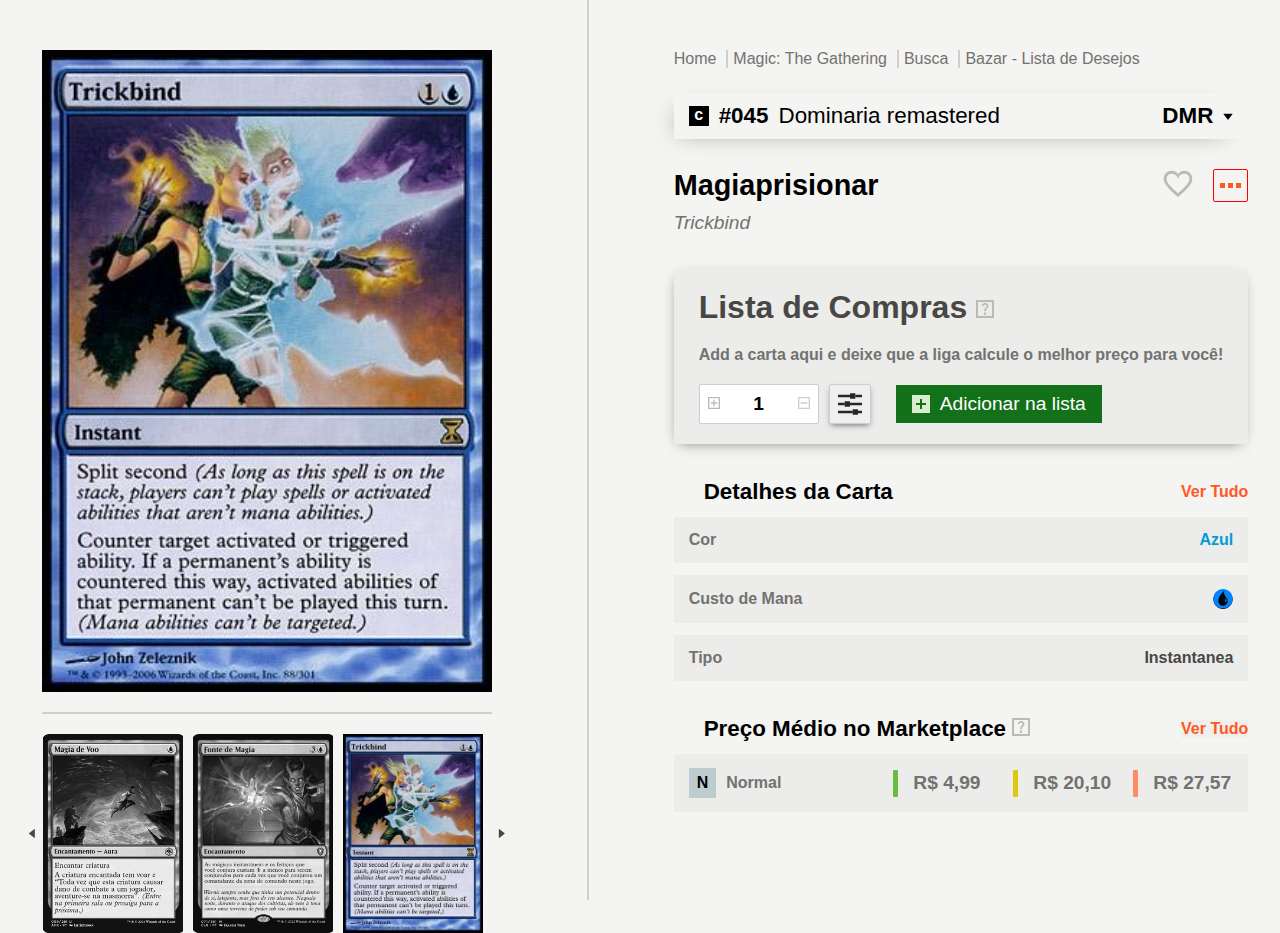
<file: index.html>
<!DOCTYPE html>
<html lang="pt-br">
<head>
  <meta name="title" content="Liga Magic">
  <meta name="description" content="Detalhes sobre algumas cartas do jogo Magic: The Gathering, como detalhes da carta e preço de mercado">
  <meta name="keywords" content="card game, estrategia, marketplace, Magic: The Gathering">
  <meta name="robots" content="index, follow">
  <meta http-equiv="Content-Type" content="text/html; charset=utf-8">
  <meta name="language" content="Portuguese">
  <meta name="revisit-after" content="2 days">
  <meta name="author" content="Pedro Cardoso da Silva">
  <meta name="viewport" content="width=device-width, initial-scale=1.0">

  <link rel="icon" href="//www.lmcorp.com.br/arquivos/img/favicon/tcg_1/32.ico" sizes="any">
  <link rel="icon" href="//www.lmcorp.com.br/arquivos/img/favicon/tcg_1/icon.svg" type="image/svg+xml">

  <link rel="stylesheet" href="./assets/css/style.css">
  <title>LigaMagic</title>
</head>
<body>
  <aside class="aside">
    <img class="aside--image" id="card-image" src="./assets/img/cards/cart1.jpg" alt="imagem da carta selecionada">
    <span class="aside--divider"></span>
    <div class="aside--container">
      <!-- =================================================================================================== -->
      <button role="button" class="aside--container--button left" aria-label="passar para a carta anterior" id="button-left">
        <img class="aside--container--button--image" src="./assets/img/left-arrow.svg" alt="seta para esquerda" >
      </button>
      <div class="aside--container--image-container" id="image-container">
        <img class="aside--container--image-container--card gray-card" src="./assets/img/cards/cart1.jpg" alt="imagem da carta">
        <img class="aside--container--image-container--card gray-card" src="./assets/img/cards/cart1.jpg" alt="imagem da carta">
        <img class="aside--container--image-container--card gray-card" src="./assets/img/cards/cart1.jpg" alt="imagem da carta">
        <img class="aside--container--image-container--card" src="./assets/img/cards/cart1.jpg" alt="imagem da carta">
      </div>
      <button role="button" class="aside--container--button right" aria-label="passar para a proxima carta" id="button-right">
        <img class="aside--container--button--image" src="./assets/img/right-arrow.svg" alt="seta para direita">
      </button>
    </div>
  </aside>
  <span class="divider"></span>
  <main class="main" role="main">
    <header class="main--header" role="heading">
      <nav class="main--header--nagivation" role="navigation">
        <ul class="main--header--nagivation--list">
          <li class="main--header--nagivation--list--item">
            <a target="_blank" class="main--header--nagivation--list--item--link" href="https://www.ligamagic.com.br/" title="Pagina 'Home' da Liga Magic">Home</a>
          </li>
          <li class="main--header--nagivation--list--item">
            <a target="_blank" class="main--header--nagivation--list--item--link" href="https://www.ligamagic.com.br/" title="Pagina 'Magic: The Gathering' da Liga Magic">Magic: The Gathering</a>
          </li>
          <li class="main--header--nagivation--list--item">
            <a target="_blank" class="main--header--nagivation--list--item--link" href="https://www.ligamagic.com.br/" title="Pagina de 'Busca' da Liga Magic">Busca</a>
          </li>
          <li class="main--header--nagivation--list--item">
            <a target="_blank" class="main--header--nagivation--list--item--link" href="https://www.ligamagic.com.br/" title="Pagina 'Bazar - Lista de Desejos' da Liga Magic">Bazar - Lista de Desejos</a>
          </li>
        </ul>
      </nav>
      <section class="main--header--container">
        <div class="main--header--container--content">
          <span class="main--header--container--content--tag">c</span>
          <h3 class="main--header--container--content--strong">#045</h3>
          <p class="main--header--container--content--text">Dominaria remastered</p>
        </div>
        <div class="main--header--container--content">
          <h3 class="main--header--container--content--strong">DMR</h3>
          <img class="main--header--container--content--indicator" src="./assets/img/down-arrow.svg" alt="seta para baixo">
        </div>
      </section>
    </header>
    <section class="main--content">
      <header class="main--content--header" role="heading">
        <section class="main--content--header--container">
          <h1 class="main--content--header--container--title" id="card-name">Contramágica</h1>
          <div class="main--content--header--container--functions">
            <button title="favoritar" role="button" class="main--content--header--container--functions--favorite" id="favorite-button" aria-label="adicionar carta aos favoritos">
              <img width="30" class="main--content--header--container--functions--favorite--image" src="./assets/img/hearth-icon.svg" alt="icone de coração com fundo transparente e bordas cinzas" id="heart-transparent">
              <img width="31" class="main--content--header--container--functions--favorite--image hidden" src="./assets/img/hearth-red-icon.svg" alt="icone de coração vermelho" id="heart-red">
            </button>
            <button title="opções" role="button" class="main--content--header--container--functions--options" id="options-button" aria-label="visualizar mais opções">
              <span class="main--content--header--container--functions--options--cube"></span>
              <span class="main--content--header--container--functions--options--cube"></span>
              <span class="main--content--header--container--functions--options--cube"></span>
            </button>
            <div class="main--content--header--container--functions--options-modal hidden" id="options-modal">
              <button class="main--content--header--container--functions--options-modal--button">opções</button>
              <button class="main--content--header--container--functions--options-modal--button">opções</button>
              <button class="main--content--header--container--functions--options-modal--button">opções</button>
            </div>
          </div>
        </section>
        <p class="main--content--header--caption" id="caption">Counterspell</p>
      </header>
      <section class="main--content--add">
        <dialog class="main--content--add--modal" id="modal">
          <header class="main--content--add--modal--header">
            <h1 class="main--content--add--modal--header--filter">Filtragem</h1>
            <button class="main--content--add--modal--header--close" id="button-close">X</button>
          </header>
          <div class="main--content--add--modal--container">
            <select class="main--content--add--modal--container--select" name="" id="type-select">
              <option class="main--content--add--modal--container--select--option" value="" selected>Tipo</option>
            </select>
            <select class="main--content--add--modal--container--select" name="" id="color-select">
              <option class="main--content--add--modal--container--select--option" value="" selected>Cor</option>
            </select>
          </div>
        </dialog>
        <section class="main--content--add--balloon" id="add-balloon">
          <p>
            Nesta sessão você podera selecionar a quantidade da carta que deseja comprar, além de poder adicionar ela a sua lista e filtrar as cartas
          </p>
        </section>
        <h2 class="main--content--add--title">
          Lista de Compras
          <span class="main--content--add--title--help" id="add-help" aria-label="visualizar ajuda rapida na sessão de lista de compras">
            <img class="main--content--add--title--help--image" src="./assets/img/help-icon.svg" alt="icone de ajuda">
          </span>
        </h2>
        <p class="main--content--add--text">Add a carta aqui e deixe que a liga calcule o melhor preço para você!</p>
        <div class="main--content--add--container">
          <div class="main--content--add--container--counter">
            <button role="button" class="main--content--add--container--counter--button" id="add-button" aria-label="adicionar mais um na quantidade do carrinho">
              <img class="main--content--add--container--counter--button--image" src="./assets/img/sum-icon.svg" alt="icone para somar mais um ao valor de quantidade do carrinho">
            </button>
            <input class="main--content--add--container--counter--count" type="number" value="1" id="counter-value">
            <button role="button" class="main--content--add--container--counter--button" id="subtract-button" aria-label="subtrair um da quantidade do carrinho">
              <img class="main--content--add--container--counter--button--image" src="./assets/img/subtract-icon.svg" alt="icone para subtrair mais um ao valor de quantidade do carrinho">
            </button>
          </div>
          <button role="button" class="main--content--add--container--settings" id="filter" aria-label="visualizar configurações">
            <img class="main--content--add--container--settings--image" src="./assets/img/settings-icon.svg" alt="icone das configurações">
          </button>
          <button role="button" class="main--content--add--container--add-more" id="add-to-list" aria-label="adicionar ao carrinho">
            <img class="main--content--add--container--add-more--image" src="./assets//img/plus-icon.svg" alt="icone que simboliza a adição">
            <span class="main--content--add--container--add-more--text">Adicionar na lista</span>
          </button>
        </div>
      </section>
      <article role="article" class="main--content--detail">
        <header role="heading" class="main--content--detail--header">
          <h3 class="main--content--detail--header--title">Detalhes da Carta</h3>
          <span class="main--content--detail--header--more-info" id="more-info-detail" aria-label="ver mais detalhes da carta">Ver Tudo</span>
        </header>
        <section class="main--content--detail--info">
          <h4 class="main--content--detail--info--title">Cor</h4>
          <p class="main--content--detail--info--content-text text-blue" id="card-color">Azul</p>
        </section>
        <section class="main--content--detail--info">
          <h4 class="main--content--detail--info--title">Custo de Mana</h4>
          <div class="main--content--detail--info--content-icon" id="mana-cost">
            <img class="main--content--detail--info--content-icon--image" src="./assets/img/gout-icon.svg" alt="icone de gota de água">
            <img class="main--content--detail--info--content-icon--image" src="./assets/img/gout-icon.svg" alt="icone de gota de água">
          </div>
        </section>
        <section class="main--content--detail--info">
          <h4 class="main--content--detail--info--title">Tipo</h4>
          <p class="main--content--detail--info--content-text text-gray" id="card-type">Mágica instantânea</p>
        </section>
        <section class="main--content--detail--info hidden">
          <h4 class="main--content--detail--info--title">Artista</h4>
          <p class="main--content--detail--info--content-text text-gray" id="card-artist">rk post</p>
        </section>
        <section class="main--content--detail--info hidden">
          <h4 class="main--content--detail--info--title">Raridade</h4>
          <p class="main--content--detail--info--content-text text-gray" id="card-rarity">Comum</p>
        </section>
      </article>
      <article role="article" class="main--content--detail">
        <header role="heading" class="main--content--detail--header">
          <section class="main--content--detail--header--balloon" id="marketplace-balloon">
            <p>
              Nesta sessão você podera visualizar os melhores preços de mercado
            </p>
          </section>
          <h3 class="main--content--detail--header--title">
            Preço Médio no Marketplace
            <span class="main--content--detail--header--title--help" id="marketplace-help">
              <img class="main--content--detail--header--title--help--image" src="./assets/img/help-icon.svg" alt="icone de ajuda">
            </span>
          </h3>
          <button role="button" class="main--content--detail--header--more-info" id="more-info-marketplace" aria-label="ver mais preços de mercado da carta">Ver Tudo</button>
        </header>
        <section class="main--content--detail--info">
          <h4 class="main--content--detail--info--title">
            <span class="main--content--detail--info--title--class">N</span>
            <p class="main--content--detail--info--title--text">Normal</p>
          </h4>
          <div class="main--content--detail--info--container">
            <div class="main--content--detail--info--container--marketplace-price">
              <span class="main--content--detail--info--container--marketplace-price--divider divider-green"></span>
              <p class="main--content--detail--info--container--marketplace-price--price" id="card-low-price">R$6,28</p>
            </div>
            <div class="main--content--detail--info--container--marketplace-price">
              <span class="main--content--detail--info--container--marketplace-price--divider divider-yellow"></span>
              <p class="main--content--detail--info--container--marketplace-price--price" id="card-medium-price">R$6,28</p>
            </div>
            <div class="main--content--detail--info--container--marketplace-price">
              <span class="main--content--detail--info--container--marketplace-price--divider divider-orange"></span>
              <p class="main--content--detail--info--container--marketplace-price--price" id="card-high-price">R$6,28</p>
            </div>
          </div>
        </section>

        <section class="main--content--detail--info hidden" id="hidden-session">
          <h4 class="main--content--detail--info--title">
            <span class="main--content--detail--info--title--class">N</span>
            <p class="main--content--detail--info--title--text">Normal</p>
          </h4>
          <div class="main--content--detail--info--container">
            <div class="main--content--detail--info--container--marketplace-price">
              <span class="main--content--detail--info--container--marketplace-price--divider divider-green"></span>
              <p class="main--content--detail--info--container--marketplace-price--price" id="card-low-price">R$6,28</p>
            </div>
            <div class="main--content--detail--info--container--marketplace-price">
              <span class="main--content--detail--info--container--marketplace-price--divider divider-yellow"></span>
              <p class="main--content--detail--info--container--marketplace-price--price" id="card-medium-price">R$6,28</p>
            </div>
            <div class="main--content--detail--info--container--marketplace-price">
              <span class="main--content--detail--info--container--marketplace-price--divider divider-orange"></span>
              <p class="main--content--detail--info--container--marketplace-price--price" id="card-high-price">R$6,28</p>
            </div>
          </div>
        </section>

      </article>
    </section>
  </main>

  <script type="module" src="./assets/js/script.js"></script>
</body>
</html>
</file>
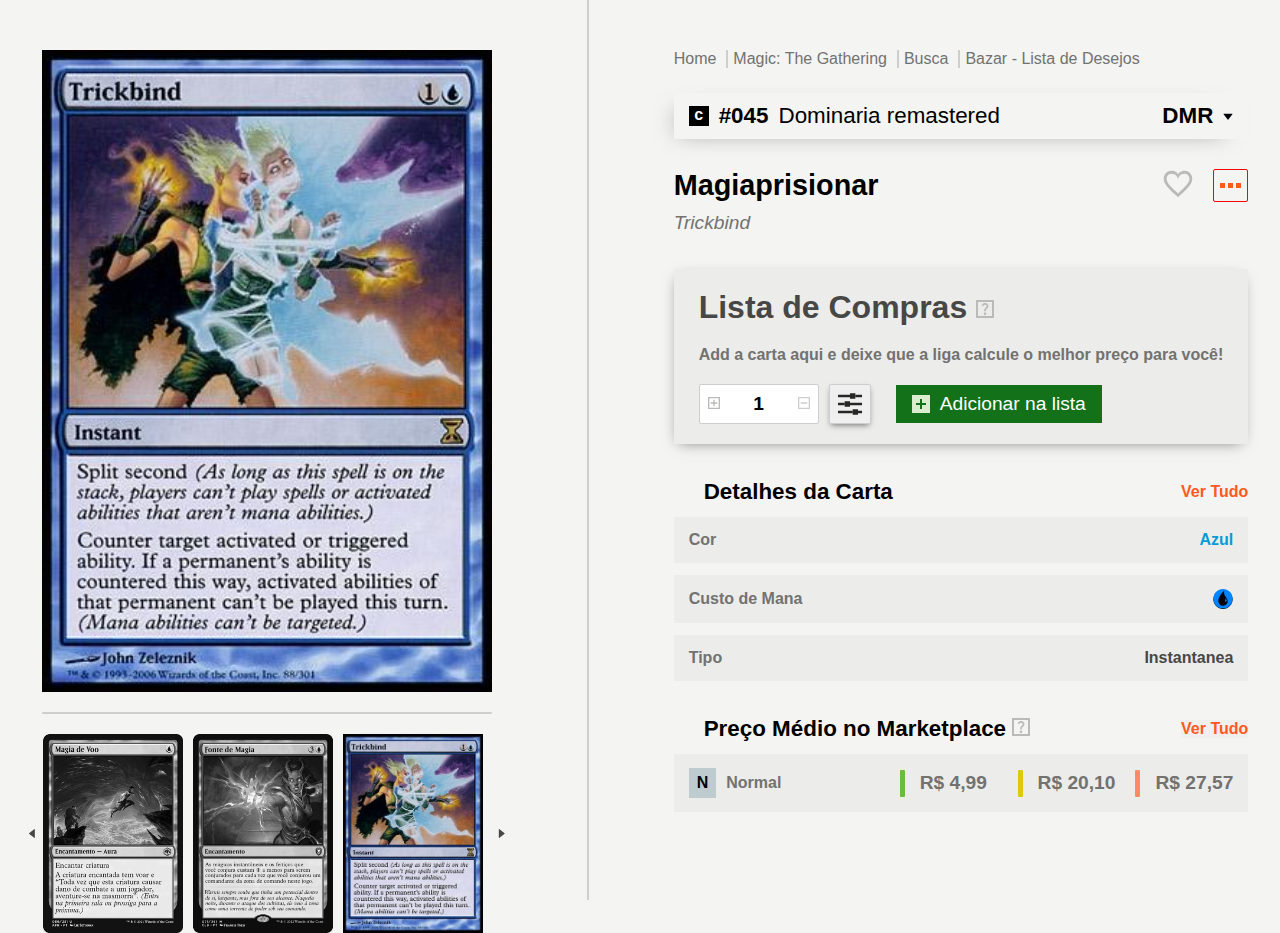
<file: src/index.html>
<!DOCTYPE html>
<html lang="pt-br">
<head>
  <meta name="title" content="Liga Magic">
  <meta name="description" content="Detalhes sobre algumas cartas do jogo Magic: The Gathering, como detalhes da carta e preço de mercado">
  <meta name="keywords" content="card game, estrategia, marketplace, Magic: The Gathering">
  <meta name="robots" content="index, follow">
  <meta http-equiv="Content-Type" content="text/html; charset=utf-8">
  <meta name="language" content="Portuguese">
  <meta name="revisit-after" content="2 days">
  <meta name="author" content="Pedro Cardoso da Silva">
  <meta name="viewport" content="width=device-width, initial-scale=1.0">

  <link rel="stylesheet" href="./assets/css/style.css">
  <title>Liga Magic</title>
</head>
<body>
  <aside class="aside">
    <img class="aside--image" id="card-image" src="./assets/img/cards/cart1.jpg" alt="imagem da carta selecionada">
    <span class="aside--divider"></span>
    <div class="aside--container">
      <!-- =================================================================================================== -->
      <button role="button" class="aside--container--button left" aria-label="passar para a carta anterior" id="button-left">
        <img class="aside--container--button--image" src="./assets/img/left-arrow.svg" alt="seta para esquerda" >
      </button>
      <div class="aside--container--image-container" id="image-container">
        <img class="aside--container--image-container--card gray-card" src="./assets/img/cards/cart1.jpg" alt="imagem da carta">
        <img class="aside--container--image-container--card gray-card" src="./assets/img/cards/cart1.jpg" alt="imagem da carta">
        <img class="aside--container--image-container--card gray-card" src="./assets/img/cards/cart1.jpg" alt="imagem da carta">
        <img class="aside--container--image-container--card" src="./assets/img/cards/cart1.jpg" alt="imagem da carta">
      </div>
      <button role="button" class="aside--container--button right" aria-label="passar para a proxima carta" id="button-right">
        <img class="aside--container--button--image" src="./assets/img/right-arrow.svg" alt="seta para direita">
      </button>
    </div>
  </aside>
  <span class="divider"></span>
  <main class="main" role="main">
    <header class="main--header" role="heading">
      <nav class="main--header--nagivation" role="navigation">
        <ul class="main--header--nagivation--list">
          <li class="main--header--nagivation--list--item">
            <a target="_blank" class="main--header--nagivation--list--item--link" href="https://www.ligamagic.com.br/" title="Pagina 'Home' da Liga Magic">Home</a>
          </li>
          <li class="main--header--nagivation--list--item">
            <a target="_blank" class="main--header--nagivation--list--item--link" href="https://www.ligamagic.com.br/" title="Pagina 'Magic: The Gathering' da Liga Magic">Magic: The Gathering</a>
          </li>
          <li class="main--header--nagivation--list--item">
            <a target="_blank" class="main--header--nagivation--list--item--link" href="https://www.ligamagic.com.br/" title="Pagina de 'Busca' da Liga Magic">Busca</a>
          </li>
          <li class="main--header--nagivation--list--item">
            <a target="_blank" class="main--header--nagivation--list--item--link" href="https://www.ligamagic.com.br/" title="Pagina 'Bazar - Lista de Desejos' da Liga Magic">Bazar - Lista de Desejos</a>
          </li>
        </ul>
      </nav>
      <section class="main--header--container">
        <div class="main--header--container--content">
          <span class="main--header--container--content--tag">c</span>
          <h3 class="main--header--container--content--strong">#045</h3>
          <p class="main--header--container--content--text">Dominaria remastered</p>
        </div>
        <div class="main--header--container--content">
          <h3 class="main--header--container--content--strong">DMR</h3>
          <img class="main--header--container--content--indicator" src="./assets/img/down-arrow.svg" alt="seta para baixo">
        </div>
      </section>
    </header>
    <section class="main--content">
      <header class="main--content--header" role="heading">
        <section class="main--content--header--container">
          <h1 class="main--content--header--container--title" id="card-name">Contramágica</h1>
          <div class="main--content--header--container--functions">
            <button title="favoritar" role="button" class="main--content--header--container--functions--favorite" id="favorite-button" aria-label="adicionar carta aos favoritos">
              <img width="30" class="main--content--header--container--functions--favorite--image" src="./assets/img/hearth-icon.svg" alt="icone de coração com fundo transparente e bordas cinzas" id="heart-transparent">
              <img width="31" class="main--content--header--container--functions--favorite--image hidden" src="./assets/img/hearth-red-icon.svg" alt="icone de coração vermelho" id="heart-red">
            </button>
            <button title="opções" role="button" class="main--content--header--container--functions--options" id="options-button" aria-label="visualizar mais opções">
              <span class="main--content--header--container--functions--options--cube"></span>
              <span class="main--content--header--container--functions--options--cube"></span>
              <span class="main--content--header--container--functions--options--cube"></span>
            </button>
            <div class="main--content--header--container--functions--options-modal hidden" id="options-modal">
              <button class="main--content--header--container--functions--options-modal--button">opções</button>
              <button class="main--content--header--container--functions--options-modal--button">opções</button>
              <button class="main--content--header--container--functions--options-modal--button">opções</button>
            </div>
          </div>
        </section>
        <p class="main--content--header--caption" id="caption">Counterspell</p>
      </header>
      <section class="main--content--add">
        <dialog class="main--content--add--modal" id="modal">
          <header class="main--content--add--modal--header">
            <h1 class="main--content--add--modal--header--filter">Filtragem</h1>
            <button class="main--content--add--modal--header--close" id="button-close">X</button>
          </header>
          <div class="main--content--add--modal--container">
            <select class="main--content--add--modal--container--select" name="" id="type-select">
              <option class="main--content--add--modal--container--select--option" value="" selected>Tipo</option>
            </select>
            <select class="main--content--add--modal--container--select" name="" id="color-select">
              <option class="main--content--add--modal--container--select--option" value="" selected>Cor</option>
            </select>
          </div>
        </dialog>
        <section class="main--content--add--balloon" id="add-balloon">
          <p>
            Nesta sessão você podera selecionar a quantidade da carta que deseja comprar, além de poder adicionar ela a sua lista e filtrar as cartas
          </p>
        </section>
        <h2 class="main--content--add--title">
          Lista de Compras
          <span class="main--content--add--title--help" id="add-help" aria-label="visualizar ajuda rapida na sessão de lista de compras">
            <img class="main--content--add--title--help--image" src="./assets/img/help-icon.svg" alt="icone de ajuda">
          </span>
        </h2>
        <p class="main--content--add--text">Add a carta aqui e deixe que a liga calcule o melhor preço para você!</p>
        <div class="main--content--add--container">
          <div class="main--content--add--container--counter">
            <button role="button" class="main--content--add--container--counter--button" id="add-button" aria-label="adicionar mais um na quantidade do carrinho">
              <img class="main--content--add--container--counter--button--image" src="./assets/img/sum-icon.svg" alt="icone para somar mais um ao valor de quantidade do carrinho">
            </button>
            <input class="main--content--add--container--counter--count" type="number" value="1" id="counter-value">
            <button role="button" class="main--content--add--container--counter--button" id="subtract-button" aria-label="subtrair um da quantidade do carrinho">
              <img class="main--content--add--container--counter--button--image" src="./assets/img/subtract-icon.svg" alt="icone para subtrair mais um ao valor de quantidade do carrinho">
            </button>
          </div>
          <button role="button" class="main--content--add--container--settings" id="filter" aria-label="visualizar configurações">
            <img class="main--content--add--container--settings--image" src="./assets/img/settings-icon.svg" alt="icone das configurações">
          </button>
          <button role="button" class="main--content--add--container--add-more" id="add-to-list" aria-label="adicionar ao carrinho">
            <img class="main--content--add--container--add-more--image" src="./assets//img/plus-icon.svg" alt="icone que simboliza a adição">
            <span class="main--content--add--container--add-more--text">Adicionar na lista</span>
          </button>
        </div>
      </section>
      <article role="article" class="main--content--detail">
        <header role="heading" class="main--content--detail--header">
          <h3 class="main--content--detail--header--title">Detalhes da Carta</h3>
          <span class="main--content--detail--header--more-info" id="more-info-detail" aria-label="ver mais detalhes da carta">Ver Tudo</span>
        </header>
        <section class="main--content--detail--info">
          <h4 class="main--content--detail--info--title">Cor</h4>
          <p class="main--content--detail--info--content-text text-blue" id="card-color">Azul</p>
        </section>
        <section class="main--content--detail--info">
          <h4 class="main--content--detail--info--title">Custo de Mana</h4>
          <div class="main--content--detail--info--content-icon" id="mana-cost">
            <img class="main--content--detail--info--content-icon--image" src="./assets/img/gout-icon.svg" alt="icone de gota de água">
            <img class="main--content--detail--info--content-icon--image" src="./assets/img/gout-icon.svg" alt="icone de gota de água">
          </div>
        </section>
        <section class="main--content--detail--info">
          <h4 class="main--content--detail--info--title">Tipo</h4>
          <p class="main--content--detail--info--content-text text-gray" id="card-type">Mágica instantânea</p>
        </section>
        <section class="main--content--detail--info hidden">
          <h4 class="main--content--detail--info--title">Artista</h4>
          <p class="main--content--detail--info--content-text text-gray" id="card-artist">rk post</p>
        </section>
        <section class="main--content--detail--info hidden">
          <h4 class="main--content--detail--info--title">Raridade</h4>
          <p class="main--content--detail--info--content-text text-gray" id="card-rarity">Comum</p>
        </section>
      </article>
      <article role="article" class="main--content--detail">
        <header role="heading" class="main--content--detail--header">
          <section class="main--content--detail--header--balloon" id="marketplace-balloon">
            <p>
              Nesta sessão você podera visualizar os melhores preços de mercado
            </p>
          </section>
          <h3 class="main--content--detail--header--title">
            Preço Médio no Marketplace
            <span class="main--content--detail--header--title--help" id="marketplace-help">
              <img class="main--content--detail--header--title--help--image" src="./assets/img/help-icon.svg" alt="icone de ajuda">
            </span>
          </h3>
          <button role="button" class="main--content--detail--header--more-info" id="more-info-marketplace" aria-label="ver mais preços de mercado da carta">Ver Tudo</button>
        </header>
        <section class="main--content--detail--info">
          <h4 class="main--content--detail--info--title">
            <span class="main--content--detail--info--title--class">N</span>
            <p class="main--content--detail--info--title--text">Normal</p>
          </h4>
          <div class="main--content--detail--info--container">
            <div class="main--content--detail--info--container--marketplace-price">
              <span class="main--content--detail--info--container--marketplace-price--divider divider-green"></span>
              <p class="main--content--detail--info--container--marketplace-price--price" id="card-low-price">R$6,28</p>
            </div>
            <div class="main--content--detail--info--container--marketplace-price">
              <span class="main--content--detail--info--container--marketplace-price--divider divider-yellow"></span>
              <p class="main--content--detail--info--container--marketplace-price--price" id="card-medium-price">R$6,28</p>
            </div>
            <div class="main--content--detail--info--container--marketplace-price">
              <span class="main--content--detail--info--container--marketplace-price--divider divider-orange"></span>
              <p class="main--content--detail--info--container--marketplace-price--price" id="card-high-price">R$6,28</p>
            </div>
          </div>
        </section>
      </article>
    </section>
  </main>

  <script type="module" src="./assets/js/script.js"></script>
</body>
</html>
</file>
<file: assets/css/style.css>
*{
  margin: 0;
  padding: 0;
  box-sizing: border-box;

  font-family: sans-serif;
}

body{
  display: flex;
  align-items: center;
  justify-content: center;
  gap: 70px;
  flex-wrap: wrap;

  margin: auto;

  max-width: 1450px;

  width: 100vw;
  height: 100vh;

  background-color: var(--background);

  overflow-x: hidden;
}

body::-webkit-scrollbar {
  width: 10px;
}

body::-webkit-scrollbar-track {
  background: transparent;
}

body::-webkit-scrollbar-thumb {
  background-color: var(--scroll-bar-color);
  border-radius: 20px;
}

:root{
  --background: #F4F4F2;
  --scroll-bar-color: #babac0;

  --card-background: #ECECEA;

  --primary-gray:  #474745;
  --secondary-gray: #727270;
  --light-gray: #BECCCF;

  --divider: #cecece;

  --primary-green: #127119;
  --secondary-green: #69BC40;

  --primary-orange: #FF5921;
  --secondary-orange: #FF8B64;

  --primary-yellow: #DDC80B;

  --primary-blue: #0085FF;
}

.aside {
  display: flex;
  flex-direction: column;
  align-items: center;
  gap: 20px;

  min-width: 350px;
  max-width: 500px;

  padding: 50px 15px;

  width: 100%;
  height: 100%;
}

.aside--image, .aside--divider, .aside--container{
  max-width: 450px;
  min-width: 350px;
}

.aside--image{
  width: 100%;
  object-fit: cover;
}

.aside--divider{
  width: 100%;
  padding: 1px 0px;

  background-color: var(--divider);
  border-radius: 9999px;
}

.aside--container{
  display: flex;
  align-items: center;
  justify-content: center;
  gap: 10px;

  position: relative;

  width: 100%;
}

.aside--container--button{
  position: absolute;
  z-index: 10;
  top: 50%;
  transform: translateY(-50%);

  border: none;
  outline: none;
  cursor: pointer;
  background-color: transparent;
}
.aside--container--button.left{
  left: -3%;
}
.aside--container--button.right{
  right: -3%;
}

.aside--container--image-container{
  display: flex;
  gap: 10px;

  width: 100%;
  overflow: hidden;
}

.aside--container--image-container--card{
  width: 140px;
  transition: all 1s;
  object-fit: cover;
}
.aside--container--image-container--card:first-child{
  margin-left: -33%;
}
.aside--container--image-container--card.gray-card{
  filter: grayscale(1);
}

.divider{
  height: 100%;
  width: 2px;
  background-color: var(--divider);
}

.main{
  display: flex;
  flex-direction: column;
  gap: 20px;

  min-width: 350px;
  max-width: max-content;

  padding: 50px 15px;

  width: 100%;
  height: 100%;
}

.main--header{
  display: flex;
  flex-direction: column;
  gap: 25px;
}

.main--header--nagivation--list{
  display: flex;
  flex-wrap: wrap;
  gap: 10px;

  list-style: none;
}

.main--header--nagivation--list--item{
  border-left: 2px solid var(--divider);
  padding-left: 5px;
  

  cursor: pointer;
}
.main--header--nagivation--list--item:nth-child(1){
  border: none!important;
  padding-left: 0 !important;
}

.main--header--nagivation--list--item--link{
  text-decoration: none;
  
  color: var(--secondary-gray);
}
.main--header--nagivation--list--item--link:hover{
  color: var(--primary-gray);
}

.main--header--container{
  display: flex;
  justify-content: space-between;
  box-shadow: -10px 6px 25px -15px var(--secondary-gray);
  padding: 10px 15px;
}

.main--header--container--content{
  display: flex;
  align-items: center;
  gap: 10px;
}

.main--header--container--content--tag{
  background-color: black;
  color: white;
  width: 20px;
  height: 20px;
  text-align: center;
  font-weight: bold;
}

.main--header--container--content--strong{
  font-weight: 600;
  font-size: 1.4rem;
}

.main--header--container--content--text{
  font-size: 1.4rem;
  font-weight: 400;
}

.main--content{
  display: flex;
  flex-direction: column;
  gap: 35px;
}

.main--content--header{
  display: flex;
  flex-direction: column;
  justify-content: space-between;
  gap: 10px;

  margin-top: 10px;
}

.main--content--header--container{
  display: flex;
  justify-content: space-between;
}

.main--content--header--container--title{
  font-weight: 600;
  font-size: 1.8rem;
}

.main--content--header--container--functions{
  display: flex;
  gap: 20px;

  position: relative;
}

.main--content--header--container--functions--favorite{
  border: none;
  outline: none;

  cursor: pointer;
  
  background-color: transparent;
}

.main--content--header--container--functions--options{
  display: flex;
  align-items: center;
  justify-content: center;
  gap: 3px;
  
  padding: 6px;

  border: 1px solid var(--divider);
  border-radius: 2px;
  outline: none;
  background-color: transparent;
  cursor: pointer;

  border: 1px solid red;
}

.main--content--header--container--functions--options-modal{
  display: flex;
  flex-direction: column;
  gap: 10px;

  position: absolute;
  right: 0;
  bottom: -480%;
  z-index: 10;

  padding: 20px 10px;

  border: 1px solid var(--divider);
  border-radius: 4px;

  box-shadow: -2px 3px 4px var(--divider);
  background-color: var(--background);
}

.main--content--header--container--functions--options-modal--button{
  width: 150px;

  border: none;
  outline: none;
  cursor: pointer;
  background-color: transparent;

  font-weight: 600;
  font-size: 1.1rem;
  color: var(--secondary-gray);

  padding: 5px 10px;

  border-bottom: 1px solid var(--divider);
}
.main--content--header--container--functions--options-modal--button:hover{
  color: var(--primary-gray);
}

.main--content--header--container--functions--options--cube{
  width: 5px;
  height: 5px;
  background-color: var(--primary-orange);
}

.main--content--header--container--functions--favorite--image:hover, 
.main--content--header--container--functions--options:hover{
  transform: scale(1.1, 1.1);
}

.main--content--header--caption{
  font-style: italic;
  font-family: 400;
  font-size: 1.2rem;
  color: var(--secondary-gray);
}

.main--content--add{
  display: flex;
  flex-direction: column;
  gap: 20px;

  position: relative;

  padding: 20px 25px;

  background-color: var(--card-background);
  box-shadow: -1px 4px 14px -6px var(--secondary-gray);
}

.main--content--add--modal{
  width: 300px;
  height: 100%;

  z-index: 10;

  border: 1px solid var(--divider);
  border-radius: 4px;

  box-shadow: -2px 3px 4px var(--divider);
  background-color: var(--background);
}

.main--content--add--modal--header{
  display: flex;
  justify-content: space-between;
  align-items: center;
  padding: 10px 15px;
}

.main--content--add--modal--header--close{
  border: none;
  outline: none;
  background-color: transparent;
  cursor: pointer;

  font-weight: 700;
  font-size: 1rem;
}
.main--content--add--modal--header--close:hover{
  color: red;
}


.main--content--add--modal--container{
  display: flex;
  align-items: center;
  justify-content: center;
  flex-direction: column;
  gap: 10px;

  margin-top: 20px;
}

.main--content--add--modal--container--select{
  width: 200px;
  padding: 10px 0px;
  font-weight: 600;

  border: none;
  background-color: var(--divider);
  color: var(--primary-gray);

  border-radius: 4px;
}

.main--content--add--balloon{
  display: none;

  position: absolute;
  top: -40%;

  padding: 10px 20px;

  border-radius: 5px;
  border: 1px solid var(--divider);

  background-color: var(--background);

  box-shadow: -3px 3px 8px var(--divider);
}

.main--content--add--title{
  font-weight: 600;
  font-size: 2rem;
  color: var(--primary-gray);
}

.main--content--add--title--help--image:hover{
  transform: scale(1.1, 1.1);
}

.main--content--add--text{
  color: var(--secondary-gray);
  font-weight: 600;
}

.main--content--add--container{
  display: flex;
  align-items: center;
  flex-wrap: wrap;
  gap: 10px;
}

.main--content--add--container--counter{
  display: flex;
  align-items: center;
  justify-content: space-between;

  background-color: white;

  padding: 2px 8px;

  width: 120px;
  height: 40px;
  
  border: 1px solid var(--divider);
  border-radius: 2px;
}

.main--content--add--container--counter--button{
  border: none;
  outline: none;
  cursor: pointer;
  background-color: transparent;
}

.main--content--add--container--counter--button--image:hover{
  transform: scale(1.2, 1.2);
}

.main--content--add--container--counter--count{
  border: none;
  outline: none;

  width: 50%;
  height: 100%;

  text-align: center;
  font-weight: 600;
  font-size: 1.2rem;
}
.main--content--add--container--counter--count::-webkit-inner-spin-button,
.main--content--add--container--counter--count::-webkit-outer-spin-button{
  -webkit-appearance: none;
  margin: 0;
}

.main--content--add--container--settings{
  display: flex;
  align-items: center;
  justify-content: center;

  border: 1px solid var(--divider);
  outline: none;
  cursor: pointer;

  padding: 8px;
  border-radius: 2px;

  box-shadow: 0px 2.5px 6px -2px  var(--secondary-gray);
}

.main--content--add--container--add-more{
  display: flex;
  align-items: center;
  gap: 10px;

  outline: none;
  border: none;
  cursor: pointer;

  padding: 8px 16px;

  background-color: var(--primary-green);
  color: white;

  font-weight: 500;
  font-size: 1.2rem;
  
  margin-left: 15px;
}
.main--content--add--container--add-more:hover{
  background-color: #127118d2;
}

.main--content--add--container--settings:hover{
  transform: scale(1.1, 1.1);
}

.main--content--detail{
  display: flex;
  flex-direction: column;
  gap: 12px;
}

.main--content--detail--header{
  display: flex;
  align-items: center;
  justify-content: space-between;

  position: relative;
}

.main--content--detail--header--balloon{
  display: none;

  position: absolute;
  top: -160%;

  padding: 10px 20px;

  border-radius: 5px;
  border: 1px solid var(--divider);

  background-color: var(--background);

  box-shadow: -3px 3px 8px var(--divider);
}

.main--content--detail--header--title{
  display: inline-block;

  padding-left: 30px;
  font-weight: 600;
  font-size: 1.4rem;
}

.main--content--detail--header--title--help{
  display: inline-block;
}
.main--content--detail--header--title--help:hover{
  transform: scale(1.1, 1.1);
}

.main--content--detail--header--more-info{
  border: none;
  outline: none;
  cursor: pointer;

  font-weight: 700;
  font-size: 1rem;

  color: var(--primary-orange);
}
.main--content--detail--header--more-info:hover{
  color: var(--secondary-orange);
}

.main--content--detail--info{
  display: flex;
  justify-content: space-between;
  flex-wrap: wrap;


  background-color: var(--card-background);
  padding: 14px 15px;
}
  
.main--content--detail--info--title{
  display: flex;
  align-items: center;
  gap: 10px;

  color: var(--secondary-gray);
  font-weight: 600;
}

.main--content--detail--info--title--class{
  padding: 6px 8px;

  background-color: var(--light-gray);
  color: black;

  text-align: center;
  font-weight: bold;
}

.main--content--detail--info--content-text{
  font-weight: 700;
}
.main--content--detail--info--content-text.text-blue{
  color: var(--primary-blue);
}
.main--content--detail--info--content-text.text-gray{
  color: var(--primary-gray);
}

.main--content--detail--info--content-icon{
 display: flex;
 gap: 8px;
}

.main--content--detail--info--content-icon--image:hover{
  transform: scale(1.1, 1.1);
}

.main--content--detail--info--container{
  display: grid;
  grid-template-columns: repeat(3, minmax(0, 1fr));
  gap: 20px;
}

.main--content--detail--info--container--marketplace-price{
  display: flex;
  align-items: center;
  gap: 15px;
  width: 100px;
}

.main--content--detail--info--container--marketplace-price--divider{
  width: 5px;
  height: 90%;

  border-radius: 1px;
}
.main--content--detail--info--container--marketplace-price--divider.divider-green{
  background-color: var(--secondary-green);
}
.main--content--detail--info--container--marketplace-price--divider.divider-yellow{
  background-color: var(--primary-yellow);
}
.main--content--detail--info--container--marketplace-price--divider.divider-orange{
  background-color: var(--secondary-orange);
}

.main--content--detail--info--container--marketplace-price--price{
  font-weight: 600;
  font-size: 1.2rem;
  color: var(--secondary-gray);
}

.hidden{
  display: none !important;
}

@media (max-width: 500px){
  .aside--container{
    padding: 0px 10px;
  }

  .aside--container--image-container--card:first-child{
    margin-left: -103%;
  }

  .aside--container--button.left{
    left: 0%;
  }
  .aside--container--button.right{
    right: 0%;
  }
}
 
@media (max-width: 750px) {
  .main--header--nagivation--list{
    align-items: center;
    justify-content: center;
  }

  .main--content--add--container{
    justify-content: center;
  }

  .main--content--add--container--counter,
  .main--content--add--container--add-more{
    width: 100%;
    margin-left: 0px;
  }

  .main--content--detail--info{
    align-items: center;
    flex-direction: column;
    gap: 10px;
  }
   
  .main--content--detail--info--container--marketplace-price{
    justify-content: center;
  }

  .main--content--detail--header--title{
    padding-left: 0;
  }
  .main--content--detail--info--container{
    grid-template-columns: repeat(1, minmax(0, 1fr));
  }
}

@media (max-width: 1250px) {
  body{
    height: auto;
    flex-wrap: nowrap;
    flex-direction: column;
    gap: 0px;
  }
  .divider{
    width: 0;
  }
}
</file>
<file: src/assets/css/style.css>
*{
  margin: 0;
  padding: 0;
  box-sizing: border-box;

  font-family: sans-serif;
}

body{
  display: flex;
  align-items: center;
  justify-content: center;
  gap: 70px;
  flex-wrap: wrap;

  margin: auto;

  max-width: 1450px;

  width: 100vw;
  height: 100vh;

  background-color: var(--background);

  overflow-x: hidden;
}

body::-webkit-scrollbar {
  width: 10px;
}

body::-webkit-scrollbar-track {
  background: transparent;
}

body::-webkit-scrollbar-thumb {
  background-color: var(--scroll-bar-color);
  border-radius: 20px;
}

:root{
  --background: #F4F4F2;
  --scroll-bar-color: #babac0;

  --card-background: #ECECEA;

  --primary-gray:  #474745;
  --secondary-gray: #727270;
  --light-gray: #BECCCF;

  --divider: #cecece;

  --primary-green: #127119;
  --secondary-green: #69BC40;

  --primary-orange: #FF5921;
  --secondary-orange: #FF8B64;

  --primary-yellow: #DDC80B;

  --primary-blue: #0085FF;
}

.aside {
  display: flex;
  flex-direction: column;
  align-items: center;
  gap: 20px;

  min-width: 350px;
  max-width: 500px;

  padding: 50px 15px;

  width: 100%;
  height: 100%;
}

.aside--image, .aside--divider, .aside--container{
  max-width: 450px;
  min-width: 350px;
}

.aside--image{
  width: 100%;
}

.aside--divider{
  width: 100%;
  padding: 1px 0px;

  background-color: var(--divider);
  border-radius: 9999px;
}

.aside--container{
  display: flex;
  align-items: center;
  justify-content: center;
  gap: 10px;

  position: relative;

  width: 100%;
}

.aside--container--button{
  position: absolute;
  z-index: 10;
  top: 50%;
  transform: translateY(-50%);

  border: none;
  outline: none;
  cursor: pointer;
  background-color: transparent;
}
.aside--container--button.left{
  left: -3%;
}
.aside--container--button.right{
  right: -3%;
}

.aside--container--image-container{
  display: flex;
  gap: 10px;

  width: 100%;
  overflow: hidden;
}

.aside--container--image-container--card{
  width: 140px;
  transition: all 1s;
}
.aside--container--image-container--card:first-child{
  margin-left: -33%;
}
.aside--container--image-container--card.gray-card{
  filter: grayscale(1);
}

.divider{
  height: 100%;
  width: 2px;
  background-color: var(--divider);
}

.main{
  display: flex;
  flex-direction: column;
  gap: 20px;

  min-width: 350px;
  max-width: max-content;

  padding: 50px 15px;

  width: 100%;
  height: 100%;
}

.main--header{
  display: flex;
  flex-direction: column;
  gap: 25px;
}

.main--header--nagivation--list{
  display: flex;
  flex-wrap: wrap;
  gap: 10px;

  list-style: none;
}

.main--header--nagivation--list--item{
  border-left: 2px solid var(--divider);
  padding-left: 5px;
  

  cursor: pointer;
}
.main--header--nagivation--list--item:nth-child(1){
  border: none!important;
  padding-left: 0 !important;
}

.main--header--nagivation--list--item--link{
  text-decoration: none;
  
  color: var(--secondary-gray);
}
.main--header--nagivation--list--item--link:hover{
  color: var(--primary-gray);
}

.main--header--container{
  display: flex;
  justify-content: space-between;
  box-shadow: -10px 6px 25px -15px var(--secondary-gray);
  padding: 10px 15px;
}

.main--header--container--content{
  display: flex;
  align-items: center;
  gap: 10px;
}

.main--header--container--content--tag{
  background-color: black;
  color: white;
  width: 20px;
  height: 20px;
  text-align: center;
  font-weight: bold;
}

.main--header--container--content--strong{
  font-weight: 600;
  font-size: 1.4rem;
}

.main--header--container--content--text{
  font-size: 1.4rem;
  font-weight: 400;
}

.main--content{
  display: flex;
  flex-direction: column;
  gap: 35px;
}

.main--content--header{
  display: flex;
  flex-direction: column;
  justify-content: space-between;
  gap: 10px;

  margin-top: 10px;
}

.main--content--header--container{
  display: flex;
  justify-content: space-between;
}

.main--content--header--container--title{
  font-weight: 600;
  font-size: 1.8rem;
}

.main--content--header--container--functions{
  display: flex;
  gap: 20px;

  position: relative;
}

.main--content--header--container--functions--favorite{
  border: none;
  outline: none;

  cursor: pointer;
  
  background-color: transparent;
}

.main--content--header--container--functions--options{
  display: flex;
  align-items: center;
  justify-content: center;
  gap: 3px;
  
  padding: 6px;

  border: 1px solid var(--divider);
  border-radius: 2px;
  outline: none;
  background-color: transparent;
  cursor: pointer;

  border: 1px solid red;
}

.main--content--header--container--functions--options-modal{
  display: flex;
  flex-direction: column;
  gap: 10px;

  position: absolute;
  right: 0;
  bottom: -480%;
  z-index: 10;

  padding: 20px 10px;

  border: 1px solid var(--divider);
  border-radius: 4px;

  box-shadow: -2px 3px 4px var(--divider);
  background-color: var(--background);
}

.main--content--header--container--functions--options-modal--button{
  width: 150px;

  border: none;
  outline: none;
  cursor: pointer;
  background-color: transparent;

  font-weight: 600;
  font-size: 1.1rem;
  color: var(--secondary-gray);

  padding: 5px 10px;

  border-bottom: 1px solid var(--divider);
}
.main--content--header--container--functions--options-modal--button:hover{
  color: var(--primary-gray);
}

.main--content--header--container--functions--options--cube{
  width: 5px;
  height: 5px;
  background-color: var(--primary-orange);
}

.main--content--header--container--functions--favorite--image:hover, 
.main--content--header--container--functions--options:hover{
  transform: scale(1.1, 1.1);
}

.main--content--header--caption{
  font-style: italic;
  font-family: 400;
  font-size: 1.2rem;
  color: var(--secondary-gray);
}

.main--content--add{
  display: flex;
  flex-direction: column;
  gap: 20px;

  position: relative;

  padding: 20px 25px;

  background-color: var(--card-background);
  box-shadow: -1px 4px 14px -6px var(--secondary-gray);
}

.main--content--add--modal{
  width: 300px;
  height: 100%;

  z-index: 10;

  border: 1px solid var(--divider);
  border-radius: 4px;

  box-shadow: -2px 3px 4px var(--divider);
  background-color: var(--background);
}

.main--content--add--modal--header{
  display: flex;
  justify-content: space-between;
  align-items: center;
  padding: 10px 15px;
}

.main--content--add--modal--header--close{
  border: none;
  outline: none;
  background-color: transparent;
  cursor: pointer;

  font-weight: 700;
  font-size: 1rem;
}
.main--content--add--modal--header--close:hover{
  color: red;
}


.main--content--add--modal--container{
  display: flex;
  align-items: center;
  justify-content: center;
  flex-direction: column;
  gap: 10px;

  margin-top: 20px;
}

.main--content--add--modal--container--select{
  width: 200px;
  padding: 10px 0px;
  font-weight: 600;

  border: none;
  background-color: var(--divider);
  color: var(--primary-gray);

  border-radius: 4px;
}

.main--content--add--balloon{
  display: none;

  position: absolute;
  top: -40%;

  padding: 10px 20px;

  border-radius: 5px;
  border: 1px solid var(--divider);

  background-color: var(--background);

  box-shadow: -3px 3px 8px var(--divider);
}

.main--content--add--title{
  font-weight: 600;
  font-size: 2rem;
  color: var(--primary-gray);
}

.main--content--add--title--help--image:hover{
  transform: scale(1.1, 1.1);
}

.main--content--add--text{
  color: var(--secondary-gray);
  font-weight: 600;
}

.main--content--add--container{
  display: flex;
  align-items: center;
  flex-wrap: wrap;
  gap: 10px;
}

.main--content--add--container--counter{
  display: flex;
  align-items: center;
  justify-content: space-between;

  background-color: white;

  padding: 2px 8px;

  width: 120px;
  height: 40px;
  
  border: 1px solid var(--divider);
  border-radius: 2px;
}

.main--content--add--container--counter--button{
  border: none;
  outline: none;
  cursor: pointer;
  background-color: transparent;
}

.main--content--add--container--counter--button--image:hover{
  transform: scale(1.2, 1.2);
}

.main--content--add--container--counter--count{
  border: none;
  outline: none;

  width: 50%;
  height: 100%;

  text-align: center;
  font-weight: 600;
  font-size: 1.2rem;
}
.main--content--add--container--counter--count::-webkit-inner-spin-button,
.main--content--add--container--counter--count::-webkit-outer-spin-button{
  -webkit-appearance: none;
  margin: 0;
}

.main--content--add--container--settings{
  display: flex;
  align-items: center;
  justify-content: center;

  border: 1px solid var(--divider);
  outline: none;
  cursor: pointer;

  padding: 8px;
  border-radius: 2px;

  box-shadow: 0px 2.5px 6px -2px  var(--secondary-gray);
}

.main--content--add--container--add-more{
  display: flex;
  align-items: center;
  gap: 10px;

  outline: none;
  border: none;
  cursor: pointer;

  padding: 8px 16px;

  background-color: #127119;
  color: white;

  font-weight: 500;
  font-size: 1.2rem;
  
  margin-left: 15px;
}

.main--content--add--container--settings:hover,
.main--content--add--container--add-more:hover{
  transform: scale(1.1, 1.1);
}

.main--content--detail{
  display: flex;
  flex-direction: column;
  gap: 12px;
}

.main--content--detail--header{
  display: flex;
  align-items: center;
  justify-content: space-between;

  position: relative;
}

.main--content--detail--header--balloon{
  display: none;

  position: absolute;
  top: -160%;

  padding: 10px 20px;

  border-radius: 5px;
  border: 1px solid var(--divider);

  background-color: var(--background);

  box-shadow: -3px 3px 8px var(--divider);
}

.main--content--detail--header--title{
  display: inline-block;

  padding-left: 30px;
  font-weight: 600;
  font-size: 1.4rem;
}

.main--content--detail--header--title--help{
  display: inline-block;
}
.main--content--detail--header--title--help:hover{
  transform: scale(1.1, 1.1);
}

.main--content--detail--header--more-info{
  border: none;
  outline: none;
  cursor: pointer;

  font-weight: 700;
  font-size: 1rem;

  color: var(--primary-orange);
}
.main--content--detail--header--more-info:hover{
  color: var(--secondary-orange);
}

.main--content--detail--info{
  display: flex;
  justify-content: space-between;
  flex-wrap: wrap;


  background-color: var(--card-background);
  padding: 14px 15px;
}
  
.main--content--detail--info--title{
  display: flex;
  align-items: center;
  gap: 10px;

  color: var(--secondary-gray);
  font-weight: 600;
}

.main--content--detail--info--title--class{
  padding: 6px 8px;

  background-color: var(--light-gray);
  color: black;

  text-align: center;
  font-weight: bold;
}

.main--content--detail--info--content-text{
  font-weight: 700;
}
.main--content--detail--info--content-text.text-blue{
  color: var(--primary-blue);
}
.main--content--detail--info--content-text.text-gray{
  color: var(--primary-gray);
}

.main--content--detail--info--content-icon{
 display: flex;
 gap: 8px;
}

.main--content--detail--info--content-icon--image:hover{
  transform: scale(1.1, 1.1);
}

.main--content--detail--info--container{
  display: grid;
  grid-template-columns: repeat(3, minmax(0, 1fr));
  gap: 20px;
}

.main--content--detail--info--container--marketplace-price{
  display: flex;
  align-items: center;
  gap: 15px;
}

.main--content--detail--info--container--marketplace-price--divider{
  width: 5px;
  height: 90%;

  border-radius: 1px;
}
.main--content--detail--info--container--marketplace-price--divider.divider-green{
  background-color: var(--secondary-green);
}
.main--content--detail--info--container--marketplace-price--divider.divider-yellow{
  background-color: var(--primary-yellow);
}
.main--content--detail--info--container--marketplace-price--divider.divider-orange{
  background-color: var(--secondary-orange);
}

.main--content--detail--info--container--marketplace-price--price{
  font-weight: 600;
  font-size: 1.2rem;
  color: var(--secondary-gray);
}

.hidden{
  display: none !important;
}

@media (max-width: 500px){
  .aside--container{
    padding: 0px 10px;
  }

  .aside--container--image-container--card:first-child{
    margin-left: -103%;
  }

  .aside--container--button.left{
    left: 0%;
  }
  .aside--container--button.right{
    right: 0%;
  }
}
 
@media (max-width: 750px) {
  .main--header--nagivation--list{
    align-items: center;
    justify-content: center;
  }

  .main--content--add--container{
    justify-content: center;
  }

  .main--content--add--container--counter,
  .main--content--add--container--add-more{
    width: 100%;
    margin-left: 0px;
  }

  .main--content--detail--info{
    align-items: center;
    flex-direction: column;
    gap: 10px;
  }
   
  .main--content--detail--info--container--marketplace-price{
    justify-content: center;
  }

  .main--content--detail--header--title{
    padding-left: 0;
  }
  .main--content--detail--info--container{
    grid-template-columns: repeat(1, minmax(0, 1fr));
  }
}

@media (max-width: 1250px) {
  body{
    height: auto;
    flex-wrap: nowrap;
    flex-direction: column;
    gap: 0px;
  }
  .divider{
    width: 0;
  }
}
</file>
